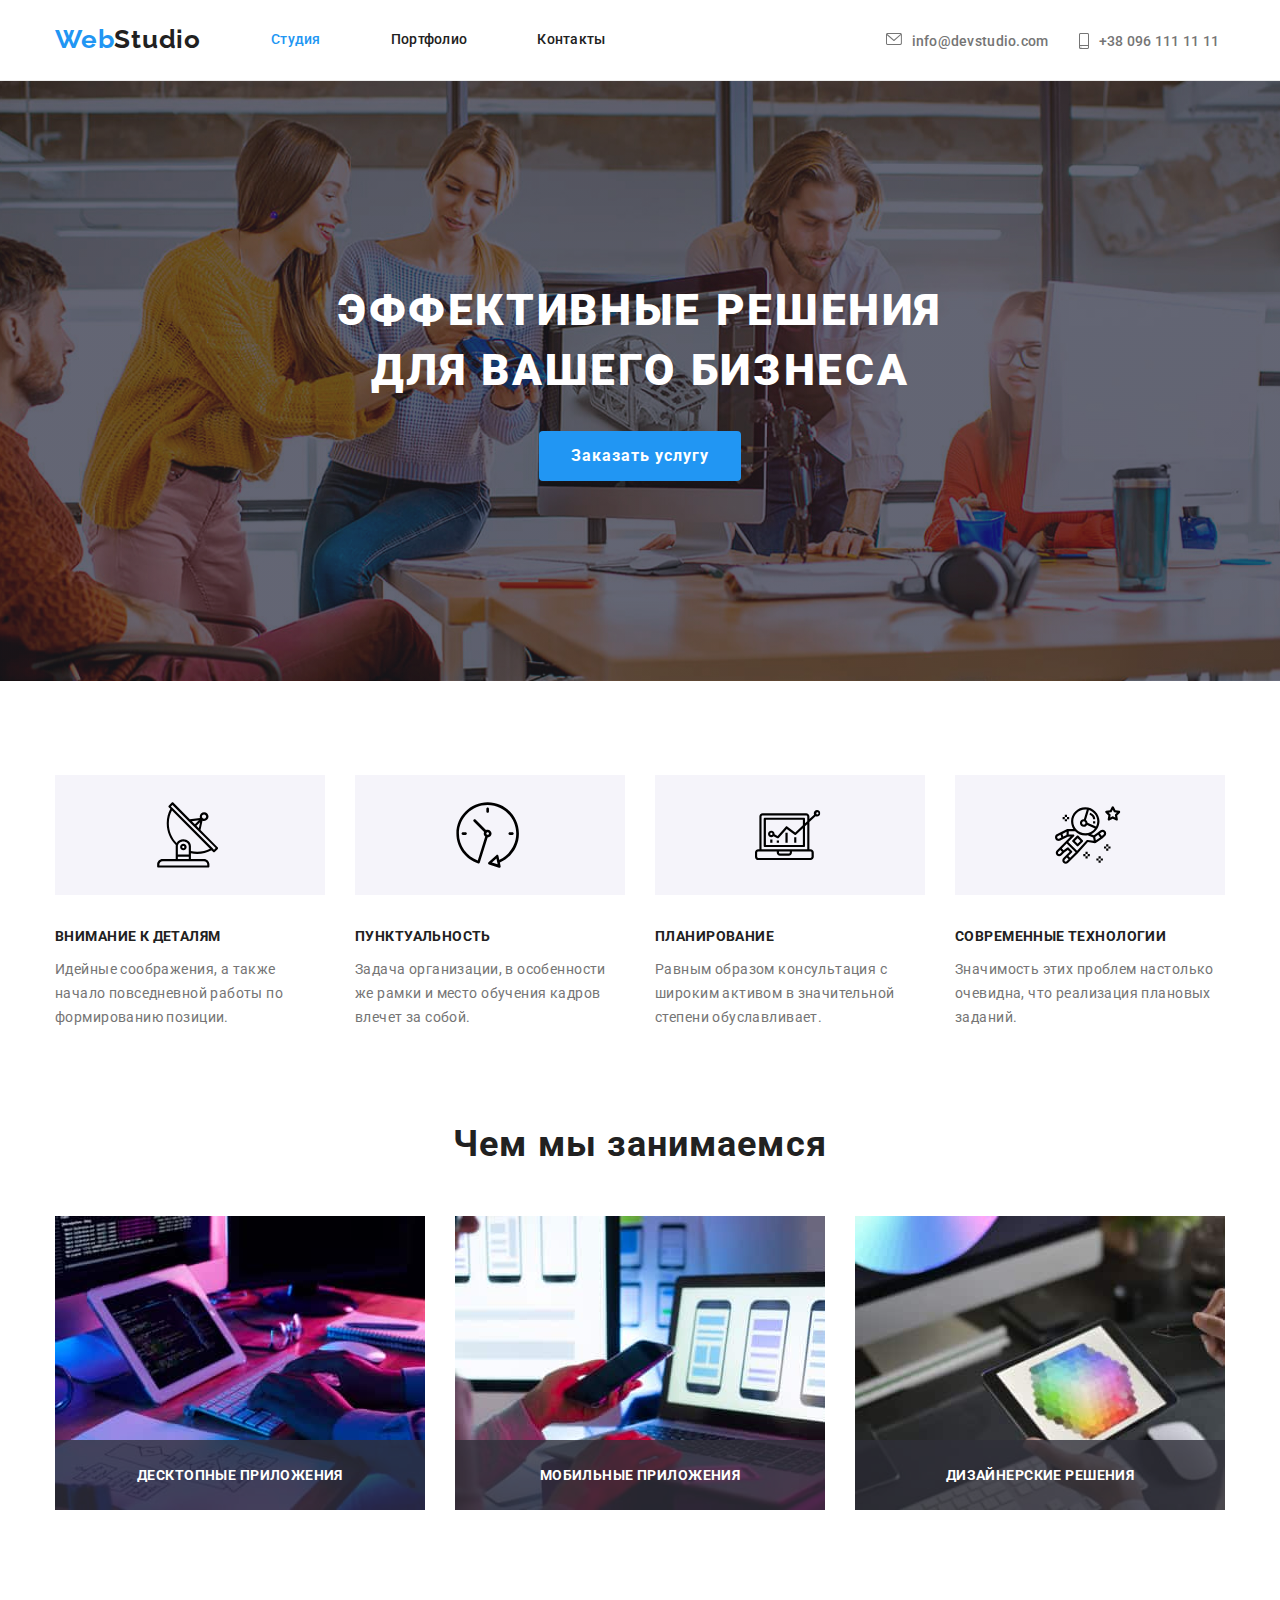
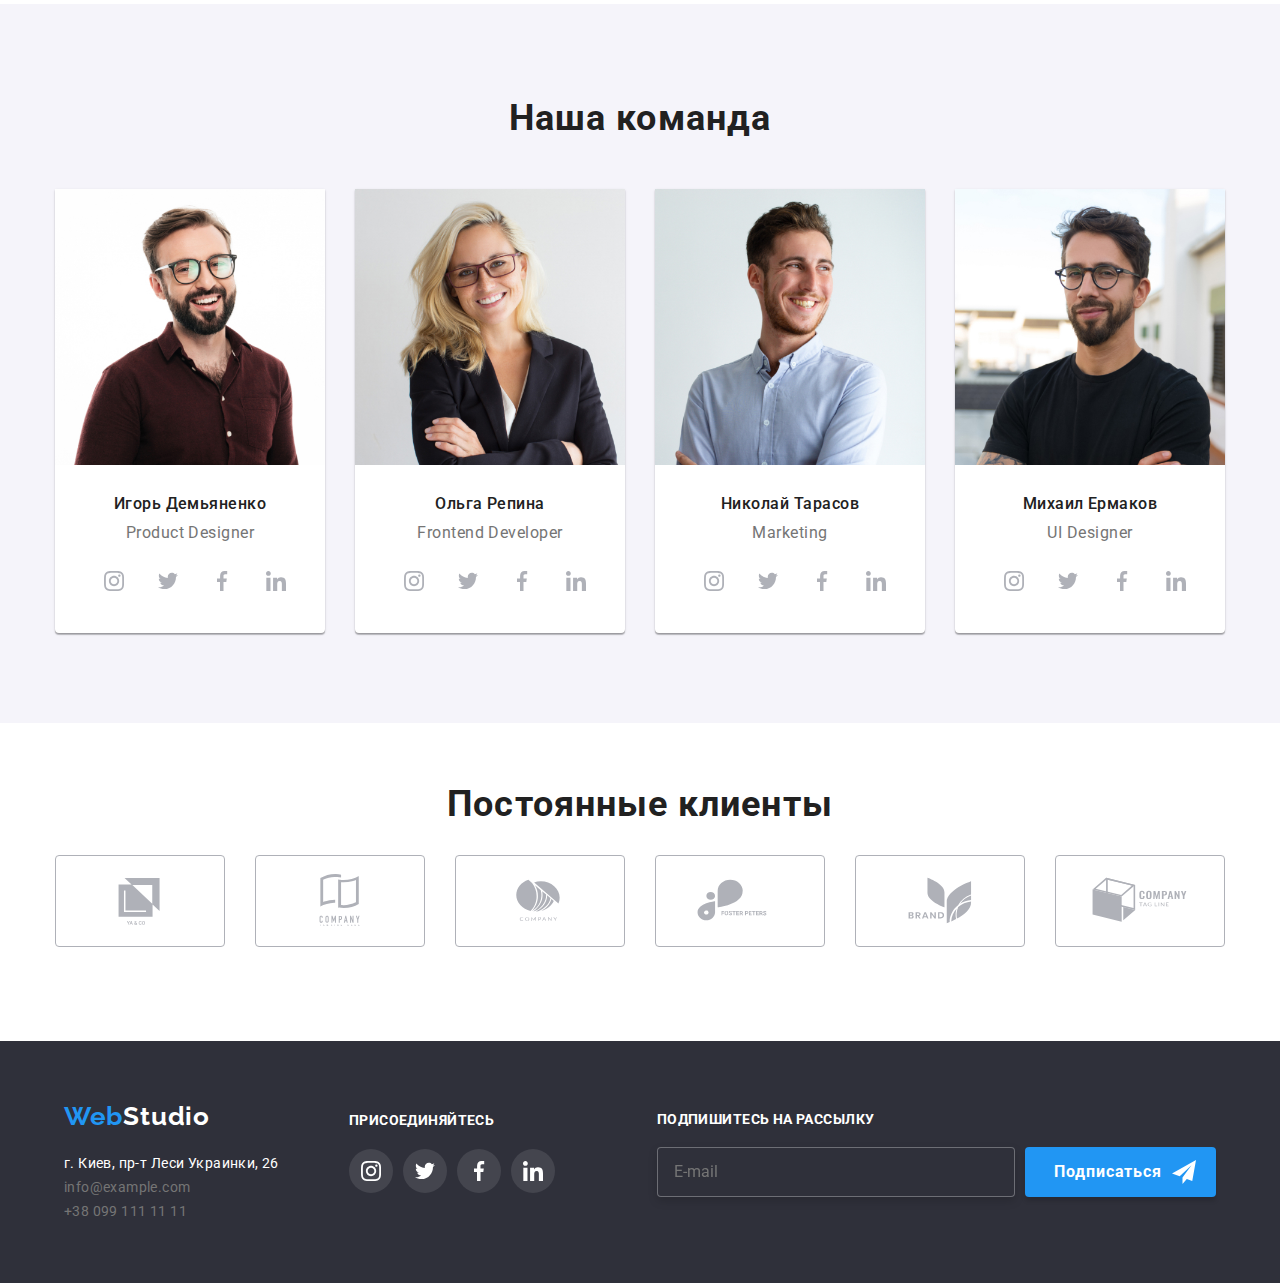
<file: index.html>
<!DOCTYPE html>
<html lang="ru">
    <head>
        <meta charset="UTF-8">
        <meta http-equiv="X-UA-Compatible" content="IE=edge">
        <meta name="viewport" content="width=device-width, initial-scale=1.0">
        <title>Document</title>
        <link rel="preconnect" href="https://fonts.googleapis.com">
        <link rel="preconnect" href="https://fonts.gstatic.com" crossorigin>
        <link href="https://fonts.googleapis.com/css2?family=Raleway:wght@700&family=Roboto:wght@400;500;700;900&display=swap" rel="stylesheet">
        <link rel="stylesheet" href="https://cdnjs.cloudflare.com/ajax/libs/modern-normalize/1.1.0/modern-normalize.min.css">
        <link rel="stylesheet" href="./css/main.min.css">
    </head>
<body> 
    <!--шапка-->
  
    <header class="header" >
        <section class="header__pege">
            <h2 class="description">Шапка страници</h2>
        <div class="container">
            <div class="header-list">
            <a href="#" class="header-list__logo"> Web<span class="logo-part">Studio</span> </a>
            
                <div class="header-list-menu" id="header-list-menu" data-menu  >
                <nav class="header-list-nav">
                <ul class="header-list-site">
                    <li class="header-list-site__item" ><a href="./index.html" class="header-list-site__link_courrent"> Студия 
                         </a></li>
                    <li class="header-list-site__item"><a href="./portfolio.html" class="header-list-site__link">Портфолио</a></li>
                    <li class="header-list-site__item"><a href="#" class="header-list-site__link">Контакты</a></li>
                </ul>
        </nav>
        
        <ul class="header-contacts">
            <li class="header-contacts__item">
               
                <a href="#" class="header-contacts__link"> <svg class="header-contacts__icon-post" width="16" height="12">
                    <use href="./images/symbol-defs.svg#icon-envelope">
                    </use>
                </svg>info@devstudio.com</a></li>
            <li class="header-contacts__item">
               
                <a href="#" class="header-contacts__link" > <svg class="header-contacts__icon-mobil">
                    <use href="./images/symbol-defs.svg#icon-smartphone">
                    </use>
                </svg>+38 096 111 11 11</a> </li>
        </ul>
    <ul class="header-list-menu-network">
        <li class="header-list-menu-network__item">Instagram</li>
        <li class="header-list-menu-network__item">Twitter</li>
        <li class="header-list-menu-network__item">Facebook</li>
        <li class="header-list-menu-network__item">LinkedIn</li>
    </ul>
    </div>
<button 
class="menu-button" 
aria-expanded="false"
aria-controls="header-list-menu"
data-menu-button>

    <svg width="40" height="40"
    aria-label="переключатель мобильного меню">
        <use class="menu-button__icon-menu" href="./images/symbol-defs3.svg#icon-menu"></use>
        <use  class="menu-button__icon-close" href="./images/symbol-defs3.svg#icon-close"></use>
    </svg>
</button></div>
</div>
</section>
    </header>

    <main> 

        <!-- герой -->

        <section class="hero">
            
            <div class="container">
           <div class="hero-box">
                <h1 class="hero__title" >Эффективные решения для вашего бизнеса</h1>
                <button type="button"  class="hero__button" data-modal-open>Заказать услугу</button></div>
            </div>
        </section>


  
        <!--преимущества-->
        <section class="section">
        <div class="container">
            
               <ul class="benefits">
                   <li class="benefits__item">
                       <div class="benefits-card">
                      <svg class="benefits-card__icon"  width="70" height="70"  >
                          <use href="./images/symbol-defs.svg#icon-antenna"  width="65.32" height="70"></use>
                      </svg></div>
                
                    <h2 class="benefits-card__title">Внимание к деталям </h2>
                    <p class="benefits-card__text"> Идейные соображения,
                        а также начало повседневной
                        работы по формированию позиции.</p></li>

                    <li class="benefits__item">
                        <div class="benefits-card">
                        <svg class="benefits-card__icon"  width="70" height="70">
                            <use href="./images/symbol-defs.svg#icon-clock"  width="65.32" height="70" ></use>
                        </svg> </div>
                    <h2 class="benefits-card__title">Пунктуальность</h2>
                    <p class="benefits-card__text">Задача организации,
                        в особенности же рамки и место
                        обучения кадров влечет за собой.
                    </p></li>

                    <li  class="benefits__item">
                        <div class="benefits-card">
                        <svg class="benefits-card__icon"  width="70" height="70">
                            <use href="./images/symbol-defs.svg#icon-diagram"  width="65.32" height="70"></use>
                        </svg></div>
                    <h2 class="benefits-card__title">Планирование</h2>
                    <p class="benefits-card__text">Равным образом консультация
                        с широким активом в значительной
                        степени обуславливает.
                    </p> </li>

                    <li  class="benefits__item">
                        <div class="benefits-card">
                        <svg class="benefits-card__icon"  width="70" height="70">
                            <use href="./images/symbol-defs.svg#icon-astronaut"  width="65.32" height="70"></use>
                        </svg></div>
                    <h2 class="benefits-card__title">Современные технологии</h2>
                    <p class="benefits-card__text">Значимость этих проблем настолько очевидна,
                        что реализация плановых заданий.</p> </li>
                  
            
                    </ul>
               </div>
               </section>
    
   

        <!--наша робота-->
        <section class="section work">
            <div class="container">
            <h2 class="work__title">Чем мы занимаемся</h2>

            <ul class="work-card">
                <li class="work-card__item">
                    <img src="./images/картинка1.jpg" alt="монитор-и-клавиатура" width="370">
                    <div class="work-card-box">
                        <h3 class="work-card-box__text">Десктопные приложения</h3>
                    </div>
                </li>
                <li class="work-card__item">
                    <img src="./images/картинка2.jpg" alt="смартфон-и-ноутбук" width="370">
                    <div class="work-card-box">
                        <h3 class="work-card-box__text">Мобильные приложения</h3>
                    </div>
                </li>
                <li class="work-card__item">
                    <img src="./images/картинка3.jpg" alt="планшет" width="370">
                    <div class="work-card-box">
                        <h3 class="work-card-box__text">Дизайнерские решения</h3>
                    </div>
                </li>
            </ul>
        </div>
        </section>
 
   
      
        <!--про команду-->
        <section class="team">
            <div class="container">
            
            <h2 class="team__title"> Наша команда </h2>
            <ul class="team-card">
                <li class="team-card__item">
                    <picture>
                        <source srcset="./images/team.img1.450px.jpg 1x,
                        ./images/team.img1@2x450px.jpg 2x,
                        ./images/team.img1.354px.jpg 3x,
                        ./images/team.img1x2.354px.jpg 4x,
                         ./images/team.img1.270px.jpg 5x,
                        ./images/team.img1@2x270px.jpg 6x" type="image/jpeg" />
                     <img src="./images/team.img1@2x450px.jpg"  alt="foto-Product-Designer"></picture>
                     <h3 class="team-card__name">Игорь Демьяненко</h3>
                    <p class="team-card__position">Product Designer</p>

                    <ul class="team-card-network">
                        <li > <a href="" class="team-card-network__item">  <svg class="team-card-network__icon" >  
                        <use href="./images/symbol-defs.svg#icon-instagram"  ></use>
                    </svg> </a> </li>
                        <li > <a href="" class="team-card-network__item">   <svg class="team-card-network__icon" >
                            <use href="./images/symbol-defs.svg#icon-twitter"></use>
                    
                        </svg> </a> </li>
                        <li > <a href="" class="team-card-network__item">  <svg class="team-card-network__icon" >
                            <use href="./images/symbol-defs.svg#icon-facebook" ></use>
                        </svg> </a> </li>
                        <li > <a href="" class="team-card-network__item">  <svg class="team-card-network__icon" >
                            <use href="./images/symbol-defs.svg#icon-linkedin" ></use>
                        </svg> </a> </li>
                    </ul>
                    
                </li>
                <li class="team-card__item">
                    <picture>
                        <source  srcset="
                        ./images/team.img2.450px.jpg 1x,
                        ./images/team.img2@2x450px.jpg 2x,
                        ./images/team.img2.354px.jpg 3x,
                        ./images/team.img2x2.354px.jpg 4x,
                         ./images/team.img2.270px.jpg 5x,
                         ./images/team.img2@2x270px.jpg 6x" type="image/jpeg" />
                         <img src="./images/team.img2@2x450px.jpg"  alt="foto-Product-Designer" />
                      </picture>
                    
                    <h3 class="team-card__name">Ольга Репина</h3>
                    <p class="team-card__position">Frontend Developer</p>

                    <ul class="team-card-network">
                        <li> <a href="" class="team-card-network__item"> <svg class="team-card-network__icon" >
                            <use href="./images/symbol-defs.svg#icon-instagram" ></use>
                    </svg> </a> </li>
                        <li> <a href="" class="team-card-network__item"> <svg class="team-card-network__icon" >
                            <use href="./images/symbol-defs.svg#icon-twitter" ></use>
                        </svg> </a> </li>
                        <li> <a href="" class="team-card-network__item"> <svg class="team-card-network__icon" >
                            <use href="./images/symbol-defs.svg#icon-facebook"></use>
                        </svg> </a> </li>
                        <li> <a href="" class="team-card-network__item" > <svg class="team-card-network__icon" >
                            <use href="./images/symbol-defs.svg#icon-linkedin"></use>
                        </svg> </a> </li>
                    </ul>
                </li>
                <li class="team-card__item">
                    <picture>
                        <source srcset="
                        ./images/team.img3.450px.jpg 1x,
                        ./images/team.img3@2x450px.jpg 2x,
                        ./images/team.img3.354px.jpg 3x,
                        ./images/team.img3@2x354px.jpg 4x,
                         ./images/team.img3.270px.jpg 5x,
                         ./images/team.img3@2x270px.jpg 6x" />
                        <img src="./images/team.img3@2x450px.jpg"  alt="foto-Product-Designer"/>
                      </picture>
                    
                    <h3 class="team-card__name">Николай Тарасов</h3>
                    <p class="team-card__position">Marketing</p>

                    <ul class="team-card-network">
                        <li> <a href="" class="team-card-network__item"> <svg class="team-card-network__icon" >
                        <use href="./images/symbol-defs.svg#icon-instagram" ></use>
                    </svg> </a> </li>
                        <li > <a href="" class="team-card-network__item"> <svg class="team-card-network__icon" >
                            <use href="./images/symbol-defs.svg#icon-twitter"></use>
                        </svg> </a> </li>
                        <li > <a href="" class="team-card-network__item"> <svg class="team-card-network__icon" >
                            <use href="./images/symbol-defs.svg#icon-facebook"></use>
                        </svg> </a> </li>
                        <li > <a href="" class="team-card-network__item"> <svg class="team-card-network__icon" >
                            <use href="./images/symbol-defs.svg#icon-linkedin"></use>
                        </svg> </a> </li>
                    </ul>
                </li>
                <li class="team-card__item">
                    <picture>
                       
                        <source srcset="
                        ./images/team.img4.450px.jpg 1x,
                        ./images/team.img4@2x450px.jpg 2x,
                        ./images/team.img4.354px.jpg 3x,
                        ./images/team.img4@2x354px.jpg 4x,
                         ./images/team.img4.270px.jpg 5x,
                         ./images/team.img4@2x270px.jpg 6x" type="image/jpeg" />
                         <img  src="./images/team.img4@2x450px.jpg"  alt="foto-Product-Designer" />
                      </picture> 
                    
                    <h3 class="team-card__name">Михаил Ермаков</h3>
                    <p class="team-card__position">UI Designer</p>

                    <ul class="team-card-network">
                        <li> <a href="#" class="team-card-network__item" > <svg class="team-card-network__icon" >
                        <use href="./images/symbol-defs.svg#icon-instagram" ></use>
                    </svg> </a> </li>
                        <li> <a href="#" class="team-card-network__item"> <svg class="team-card-network__icon" >
                            <use href="./images/symbol-defs.svg#icon-twitter"></use>
                        </svg> </a> </li>
                        <li> <a href="#" class="team-card-network__item"> <svg class="team-card-network__icon" >
                            <use href="./images/symbol-defs.svg#icon-facebook"></use>
                        </svg> </a></li>
                        <li> <a href="#" class="team-card-network__item" > <svg class="team-card-network__icon" >
                            <use href="./images/symbol-defs.svg#icon-linkedin"></use>
                        </svg> </a> </li>
                    </ul>
                </li>
            </ul>
        </div>
        </section>

     <!-- постоянные клиенты -->
     <section class="section client">
        <div class="container">
        <h2 class="client__title"> Постоянные клиенты</h2>
        <ul class="client-card">
                <li class="client-card__item"> <a href="" class="client-card__link"><svg class="client-card__image" height="60">
                <use href="./images/symbol-defs.svg#icon-Logo1"></use>
            </svg></a></li>
                <li class="client-card__item"> <a href="" class="client-card__link"><svg class="client-card__image" height="60">
                    <use href="./images/symbol-defs.svg#icon-Logo2"></use>
                </svg></a></li>
                <li class="client-card__item"> <a href="" class="client-card__link"><svg class="client-card__image" height="60">
                    <use href="./images/symbol-defs.svg#icon-Logo3"></use>
                </svg></a></li>
                <li class="client-card__item"> <a href="" class="client-card__link"><svg class="client-card__image" height="60">
                    <use href="./images/symbol-defs.svg#icon-Logo4"></use>
                </svg></a></li>
                <li class="client-card__item"> <a href="" class="client-card__link"><svg class="client-card__image" height="60">
                    <use href="./images/symbol-defs.svg#icon-Logo5"></use>
                </svg></a></li>
                <li class="client-card__item"> <a href="" class="client-card__link"><svg class="client-card__image" height="60">
                    <use href="./images/symbol-defs.svg#icon-Logo6"></use>
                </svg></a></li>
        </ul>
    </div>
    </section>
    
    </main>
    
  <!-- подвал -->

  <footer class="footer">
        
    <div class="container container--footer">
       <div class="footer-box">
           <div class="footer-contakt">
           <a href="#" class="footer-contakt__link"> Web<span class="logo-footer">Studio</span> </a>
          <address>
                <ul class="footer-contakt-list">
                    <li class="footer-contakt-list__item">
                        <a href="https://bit.ly/3pXMvUd" target="_blank" rel="noopener noreferrer" class="footer-contakt__location">г. Киев, пр-т
                            Леси Украинки, 26</a>
                    </li>
                    <li class="footer-contakt-list__item">
                        <a href="mailto:info@example.com" class="footer-contakt__cont">info@example.com</a>
                    </li>
                    <li class="footer-contakt-list__item">
                        <a href="tel:+380991111111" class="footer-contakt__cont" >+38 099 111 11 11</a>
                    </li>
                </ul>
            </address>
            </div>

                <div class="footer-network">
                    <p class="footer-network__title">присоединяйтесь</p>
                    <ul class="footer-network-list">
                        <li class="footer-network__item">
                           <a class="footer-network__link" href=""><svg class="footer-network__icon" >
                            <use href="./images/symbol-defs.svg#icon-instagram" width="20" height="20" ></use>
                        </svg> </a> </li>
                            <li  class="footer-network__item">
                                <a href="" class="footer-network__link"> <svg class="footer-network__icon">
                                <use href="./images/symbol-defs.svg#icon-twitter" width="20" height="20"></use>
                            </svg> </a> </li>
                            <li  class="footer-network__item">
                                <a href="" class="footer-network__link"> <svg class="footer-network__icon">
                                <use href="./images/symbol-defs.svg#icon-facebook" width="20" height="20"></use>
                            </svg> </a> </li>
                            <li  class="footer-network__item">
                                <a href="" class="footer-network__link"> <svg class="footer-network__icon">
                                <use href="./images/symbol-defs.svg#icon-linkedin" width="20" height="20"></use>
                            </svg> </a> 
                    </ul>
                </div>
                </div>
                <form class="footer-form">
                    <h2 class="footer-form__title">Подпишитесь на рассылку</h2>
                    <div class="footer-form-box"> <div class=""> <label for="email">
                        <input type="email" name="E-mail" id="email" placeholder="E-mail">
                    </label></div>
                    
                    <button type="submit" class="footer-form-button">Подписаться
                        <svg class="footer-form-button__icon"> <use href="./images/icons.svg.svg#icon-icon-send" width="24" height="24"></use> </svg>
                    </button>
                    </div>
                </form>


    
        </div>

        
</footer>

<!--форма модальное окно -->

<div class="backdrop is-hidden" data-modal>  <div class="modal">
            
    <form class="form">
        <p class="title-form">Оставьте свои данные, мы вам перезвоним</p>

        <div class="form-fild"><label for="name" >Имя</label>    
        <input type="text" name="user-name" id="name" class="form-input">
         <svg class="form-icon1"> <use href="./images/icons.svg.svg#icon-Vector1"  width="14" height="14"></use> </svg> 
        </div>
        

        <div class="form-fild"> <label for="tel" >Телефон</label>
        <input type="text" name="tel" id="tel" class="form-input"> 
        <svg class="form-icon2"> <use href="./images/icons.svg.svg#icon-Vector2"  width="15" height="15"></use> </svg> 
        </div>

        <div class="form-fild"> <label for="email" >Почта</label>
        <input type="email" name="E-mail" id="mail" class="form-input">
        <svg class="form-icon3"> <use href="./images/icons.svg.svg#icon-Vector3"  width="17" height="14"></use> </svg>
       </div>

        <div class="form-fild"><label for="comment">Комментарий</label>
        <textarea class="comment-text" name="comment" id="comment" cols="20" rows="5" placeholder="Введите текст"></textarea>

       </div>
       <Div>
       <label class="check option">
        <input class="check__input" type="checkbox">
        <span class="check__box"></span>
        <b class="chek__title"> Соглашаюсь с рассылкой и принимаю <span class="title-chek-part" >Условия договора</span> </b></label></Div>
     <button type="submit" class="form-button">Отправить</button>
    </form>

<button type="button" class="close-button" data-modal-close >
     <svg class="modal-icon" height="11" width="11">
          <use href="./images/symbol-defs.svg#icon-Vector" ></use> 
        </svg> </button>
</div>
</div>


<script src="./js/mobil-menu.js"></script>    
<script src="./js/modal.js"></script>
</body>

</html>
</file>
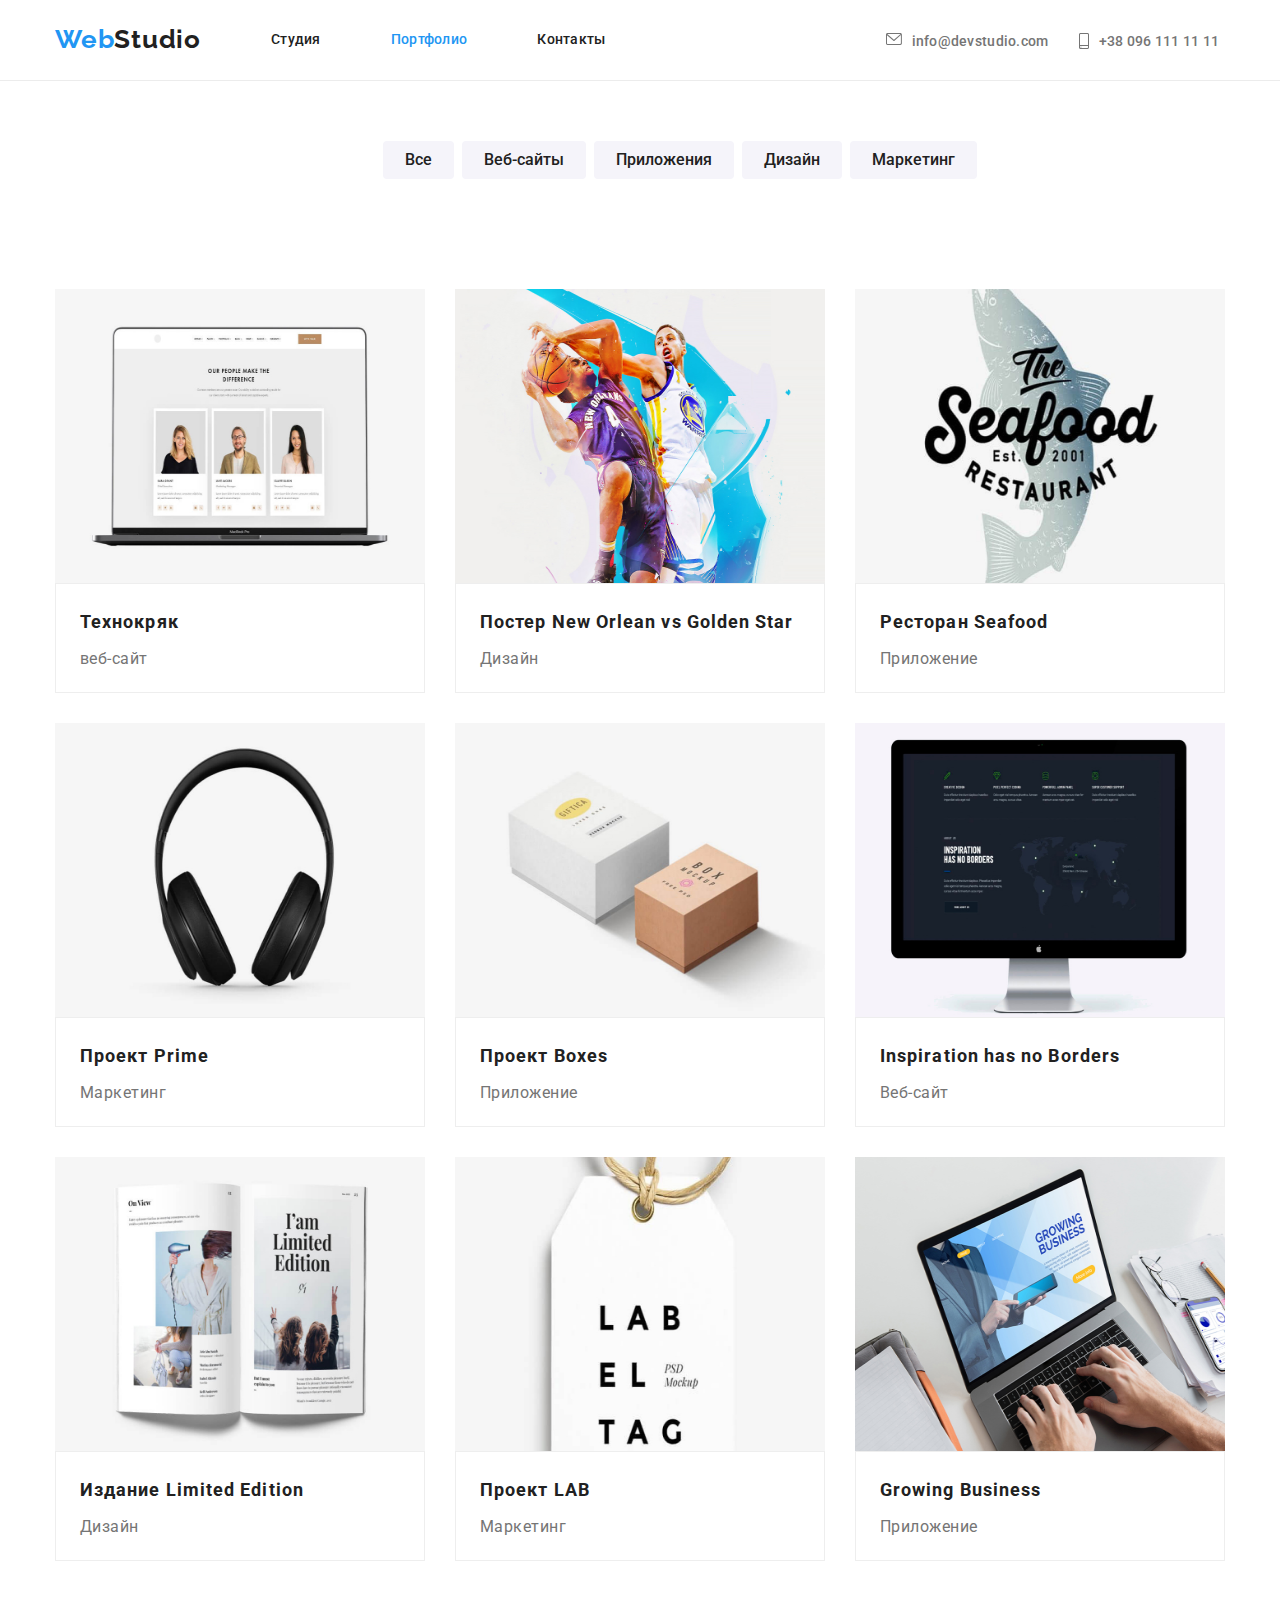
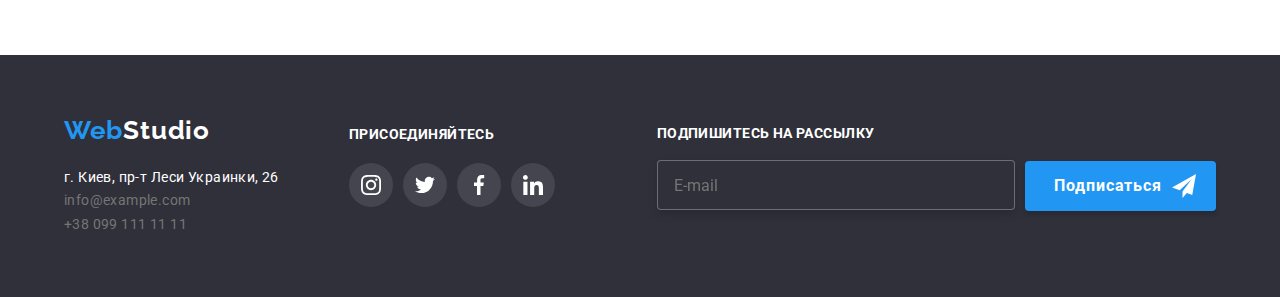
<file: portfolio.html>
<!DOCTYPE html>
<html lang="ru">
    <head>
        <meta charset="UTF-8">
        <meta http-equiv="X-UA-Compatible" content="IE=edge">
        <meta name="viewport" content="width=device-width, initial-scale=1.0">
        <title>Document</title>
        <link rel="preconnect" href="https://fonts.googleapis.com">
        <link rel="preconnect" href="https://fonts.gstatic.com" crossorigin>
        <link href="https://fonts.googleapis.com/css2?family=Raleway:wght@700&family=Roboto:wght@400;500;700;900&display=swap" rel="stylesheet">
        <link rel="stylesheet" href="https://cdnjs.cloudflare.com/ajax/libs/modern-normalize/1.1.0/modern-normalize.min.css">
        <link rel="stylesheet" href="./css/main.min.css">
    
    </head>
  <body>
        <!--шапка-->
  
    <header class="header">
        <section class="header__pege">
            <h2 class="description">Шапка страници</h2>
        <div class="container">
            <div class="header-list">
            <a href="#" class="header-list__logo"> Web<span class="logo-part">Studio</span> </a>
            
                <div class="header-list-menu" id="header-list-menu" data-menu  >
                <nav class="header-list-nav">
                <ul class="header-list-site">
                    <li class="header-list-site__item" ><a href="./index.html" class="header-list-site__link"> Студия 
                         </a></li>
                    <li class="header-list-site__item"><a href="./portfolio.html" class="header-list-site__link_courrent">Портфолио</a></li>
                    <li class="header-list-site__item"><a href="#" class="header-list-site__link">Контакты</a></li>
                </ul>
        </nav>
        
        <ul class="header-contacts">
            <li class="header-contacts__item">
               
                <a href="#" class="header-contacts__link"> <svg class="header-contacts__icon-post" width="16" height="12">
                    <use href="./images/symbol-defs.svg#icon-envelope">
                    </use>
                </svg>info@devstudio.com</a></li>
            <li class="header-contacts__item">
               
                <a href="#" class="header-contacts__link" > <svg class="header-contacts__icon-mobil">
                    <use href="./images/symbol-defs.svg#icon-smartphone">
                    </use>
                </svg>+38 096 111 11 11</a> </li>
        </ul>
    <ul class="header-list-menu-network">
        <li class="header-list-menu-network__item">Instagram</li>
        <li class="header-list-menu-network__item">Twitter</li>
        <li class="header-list-menu-network__item">Facebook</li>
        <li class="header-list-menu-network__item">LinkedIn</li>
    </ul>
    </div>
<button 
class="menu-button" 
aria-expanded="false"
aria-controls="header-list-menu"
data-menu-button>

    <svg width="40" height="40"
    aria-label="переключатель мобильного меню">
        <use class="menu-button__icon-menu" href="./images/symbol-defs3.svg#icon-menu"></use>
        <use  class="menu-button__icon-close" href="./images/symbol-defs3.svg#icon-close"></use>
    </svg>
</button></div>
</div>
</section>
    </header>


    <main> 
             <!--фильтр-->
        <section class="section portfolio" >
            <div class="container"> 
          <h1 class="description">Наши проекты</h1>
          <ul class="filter">
            <li class="filter__item"><button type="button" class="filter-button" >  Все </button></li>
            <li class="filter__item"><button type="button" class="filter-button" >  Веб-сайты</button></li>
            <li class="filter__item"><button type="button" class="filter-button" >  Приложения</button></li>
            <li class="filter__item"><button type="button" class="filter-button" >  Дизайн</button></li>
            <li class="filter__item"><button type="button" class="filter-button" >  Маркетинг</button></li>
          </ul>
        
       
    
    
        <!--уникальный контент-->

        <ul class="flax-container">
            <li class="flax-container__element"><div class="flax-bloc"><a href="" class="flax-bloc__link"> 
                <div class="flax-product"> 
                
                    <img class="flax-product__img" class="flax-product__img" srcset="./images/img1@2x450px.jpg 1x,
                    ./images/img1.450px.jpg 2x,
                    ./images/img1@2x354px.jpg 3x,
                    ./images/img1.354px.jpg 4x,
                    ./images/img1@2x370px.jpg 5x,
                    ./images/img1.370px.jpg 6x" src="./images/img1@2x450px.jpg" alt="команда" />
                     
                    <div class="produkt-overlay">
                <p class="flax-product__title">Ресурс предлагает комплексные предложения с разным уровнем функционала и сервисов.
                 Все это позволит посетителю получить исчерпывающие сведения о компании или частном лице.</p></div> </div>
                <div class="flax-overlay"><h2 class="flax-overlay__title">Технокряк</h2>
                <p class="flax-overlay__inform">веб-сайт</p></div></a> </div> </li>
          
            <li class="flax-container__element"> <div class="flax-bloc"> <a href="" class="flax-bloc__link">
                <div class="flax-product">
                
                    <img class="flax-product__img" srcset="./images/img2@2x450px.jpg 1x,
                    ./images/img2.450px.jpg 2x,
                    ./images/img2@2x354px.jpg 3x,
                    ./images/img2.354px.jpg 4x,
                    ./images/img2@2x370px.jpg 5x,
                    ./images/img2.370px.jpg 6x" src="./images/img2@2x450px.jpg" alt="Баскетболисты" />
                     
                      <div class="produkt-overlay">
                    <p class="flax-product__title">Ресурс предлагает комплексные предложения с разным уровнем функционала и сервисов.
                        Все это позволит посетителю получить исчерпывающие сведения о компании или частном лице.</p></div> </div>
                <div class="flax-overlay"><h2 class="flax-overlay__title">Постер New Orlean vs Golden Star</h2>
                 <p class="flax-overlay__inform">Дизайн</p></div></a></div></li>
          
            <li class="flax-container__element"> <div class="flax-bloc"><a href="" class="flax-bloc__link"> 
                <div class="flax-product">
                
                    <img class="flax-product__img" srcset="./images/img3@2x450px.jpg 1x,
                    ./images/img3.450px.jpg 2x,
                    ./images/img3@2x354px.jpg 3x,
                    ./images/img3.354px.jpg 4x,
                    ./images/img3@2x370px.jpg 5x,
                    ./images/img3.370px.jpg 6x" src="./images/img3@2x450px.jpg" alt="логотип ресторана Seafood" />
                  
                    <div class="produkt-overlay">
                    <p class="flax-product__title">Ресурс предлагает комплексные предложения с разным уровнем функционала и сервисов.
                        Все это позволит посетителю получить исчерпывающие сведения о компании или частном лице.</p></div> </div>
                <div class="flax-overlay"><h2 class="flax-overlay__title">Ресторан Seafood</h2>
                <p class="flax-overlay__inform">Приложение</p></div></a></div></li>
          
            <li class="flax-container__element"><div class="flax-bloc"><a href="" class="flax-bloc__link">
                <div class="flax-product">
                
                    <img class="flax-product__img" srcset="./images/img@2x450px.jpg 1x,
                    ./images/img.450px.jpg 2x,
                    ./images/img4@2x354px.jpg 3x,
                    ./images/img4.354px.jpg 4x,
                    ./images/img4@2x370px.jpg 5x,
                    ./images/img4.370px.jpg 6x" src="./images/img4@2x450px.jpg" alt="наушники" width="450" height="294" />
                  
                    <div class="produkt-overlay">
                    <p class="flax-product__title">Ресурс предлагает комплексные предложения с разным уровнем функционала и сервисов.
                        Все это позволит посетителю получить исчерпывающие сведения о компании или частном лице.</p></div> </div>
                <div class="flax-overlay"><h2 class="flax-overlay__title">Проект Prime</h2>
               <p class="flax-overlay__inform">Маркетинг</p></div></a></div></li>
          
            <li class="flax-container__element"><div class="flax-bloc"><a href="" class="flax-bloc__link">
                <div class="flax-product">
                
                    <img class="flax-product__img" srcset="./images/img5@2x450px.jpg 1x,
                    ./images/img5.450px.jpg 2x,
                    ./images/img5@2x354px.jpg 3x,
                    ./images/img5.354px.jpg 4x,
                    ./images/img5@2x370px.jpg 5x,
                    ./images/img5.370px.jpg 6x"  src="./images/img5@2x450px.jpg" alt="коробки" width="450" height="294"/>
                  
                    <div class="produkt-overlay">
                    <p class="flax-product__title">Ресурс предлагает комплексные предложения с разным уровнем функционала и сервисов.
                        Все это позволит посетителю получить исчерпывающие сведения о компании или частном лице.</p></div> </div>
                <div class="flax-overlay"><h2 class="flax-overlay__title">Проект Boxes</h2>
                <p class="flax-overlay__inform">Приложение</p></div></a></div>  </li>
          
            <li class="flax-container__element"><div class="flax-bloc"> <a href="" class="flax-bloc__link">
                <div class="flax-product">
                
                    <img class="flax-product__img" srcset="./images/img6@2x450px.jpg 1x,
                    ./images/img6.450px.jpg 2x,
                    ./images/img6@2x354px.jpg 3x,
                    ./images/img6.354px.jpg 4x,
                    ./images/img6@2x370px.jpg 5x,
                    ./images/img6.370px.jpg 6x" src="./images/img6@2x450px.jpg" alt="монитор" width="450" height="294"/> 
                  
                    <div class="produkt-overlay">
                    <p class="flax-product__title">Ресурс предлагает комплексные предложения с разным уровнем функционала и сервисов.
                        Все это позволит посетителю получить исчерпывающие сведения о компании или частном лице.</p></div> </div>
                <div class="flax-overlay"><h2 class="flax-overlay__title">Inspiration has no Borders</h2>
                <p class="flax-overlay__inform">Веб-сайт</p></div></a></div></li>
          
            <li class="flax-container__element"><div class="flax-bloc"> <a href="" class="flax-bloc__link">
                <div class="flax-product"> 
                
                    <img class="flax-product__img" srcset="./images/img7@2x450px.jpg 1x,
                    ./images/img7.450px.jpg 2x,
                    ./images/img7@2x354px.jpg 3x,
                    ./images/img7.354px.jpg 4x,
                    ./images/img7@2x370px.jpg 5x,
                    ./images/img7.370px.jpg 6x" src="./images/img7@2x450px.jpg" alt="журнал" width="450" height="294"/>
                  
                <div class="produkt-overlay">
                    
                    <p class="flax-product__title">Ресурс предлагает комплексные предложения с разным уровнем функционала и сервисов.
                        Все это позволит посетителю получить исчерпывающие сведения о компании или частном лице.</p></div> </div>
                <div class="flax-overlay"><h2 class="flax-overlay__title">Издание Limited Edition</h2>
                <p class="flax-overlay__inform">Дизайн</p></div></a></div></li>
          
            <li class="flax-container__element"> <div class="flax-bloc"><a href="" class="flax-bloc__link">
                 <div class="flax-product"> 
                    
                    <img class="flax-product__img" srcset="./images/img8@2x450px.jpg 1x,
                    ./images/img8.450px.jpg 2x,
                    ./images/img8@2x354px.jpg 3x,
                    ./images/img8.354px.jpg 4x,
                    ./images/img8@2x370px.jpg 5x,
                    ./images/img8.370px.jpg 6x" src="./images/img8@2x450px.jpg" alt="бирка" width="450" height="294"/>
                  
                    <div class="produkt-overlay">
                    <p class="flax-product__title">Ресурс предлагает комплексные предложения с разным уровнем функционала и сервисов. Все это позволит посетителю получить исчерпывающие сведения о компании или частном лице</p></div>
                 </div>
                <div class="flax-overlay"><h2 class="flax-overlay__title">Проект LAB</h2>
                <p class="flax-overlay__inform">Маркетинг</p></div></a></div></li>
          
            <li class="flax-container__element"><div class="flax-bloc"><a href="" class="flax-bloc__link">
                <div class="flax-product">
                
                    <img class="flax-product__img" srcset="./images/img9@2x450px.jpg 1x,
                    ./images/img9.450px.jpg 2x,
                    ./images/img9@2x354px.jpg 3x,
                    ./images/img9.354px.jpg 4x,
                    ./images/img9@2x370px.jpg 5x,
                    ./images/img9.370px.jpg 6x" src="./images/img9@2x450px.jpg"  alt="ноутбук и руки" width="450" height="294"/>
                  
                    <div class="produkt-overlay">
                    <p class="flax-product__title">Ресурс предлагает комплексные предложения с разным уровнем функционала и сервисов.
                        Все это позволит посетителю получить исчерпывающие сведения о компании или частном лице.</p></div> </div>
                <div class="flax-overlay"><h2 class="flax-overlay__title">Growing Business</h2>
                <p class="flax-overlay__inform">Приложение</p></div></a></div></li>
              </ul>
          </div>
            
          </section>
      
    </main>
  <!-- подвал -->

  <footer class="footer">
        
    <div class="container container--footer">
       <div class="footer-box">
           <div class="footer-contakt">
           <a href="#" class="footer-contakt__link"> Web<span class="logo-footer">Studio</span> </a>
          <address>
                <ul class="footer-contakt-list">
                    <li class="footer-contakt-list__item">
                        <a href="https://bit.ly/3pXMvUd" target="_blank" rel="noopener noreferrer" class="footer-contakt__location">г. Киев, пр-т
                            Леси Украинки, 26</a>
                    </li>
                    <li class="footer-contakt-list__item">
                        <a href="mailto:info@example.com" class="footer-contakt__cont">info@example.com</a>
                    </li>
                    <li class="footer-contakt-list__item">
                        <a href="tel:+380991111111" class="footer-contakt__cont" >+38 099 111 11 11</a>
                    </li>
                </ul>
            </address>
            </div>

                <div class="footer-network">
                    <p class="footer-network__title">присоединяйтесь</p>
                    <ul class="footer-network-list">
                        <li class="footer-network__item">
                           <a class="footer-network__link" href=""><svg class="footer-network__icon" >
                            <use href="./images/symbol-defs.svg#icon-instagram" width="20" height="20" ></use>
                        </svg> </a> </li>
                            <li  class="footer-network__item">
                                <a href="" class="footer-network__link"> <svg class="footer-network__icon">
                                <use href="./images/symbol-defs.svg#icon-twitter" width="20" height="20"></use>
                            </svg> </a> </li>
                            <li  class="footer-network__item">
                                <a href="" class="footer-network__link"> <svg class="footer-network__icon">
                                <use href="./images/symbol-defs.svg#icon-facebook" width="20" height="20"></use>
                            </svg> </a> </li>
                            <li  class="footer-network__item">
                                <a href="" class="footer-network__link"> <svg class="footer-network__icon">
                                <use href="./images/symbol-defs.svg#icon-linkedin" width="20" height="20"></use>
                            </svg> </a> 
                    </ul>
                </div>
                </div>
                <form class="footer-form">
                    <h2 class="footer-form__title">Подпишитесь на рассылку</h2>
                    <div class="footer-form-box"> <div class=""> <label for="email">
                        <input type="email" name="E-mail" id="email" placeholder="E-mail">
                    </label></div>
                    
                    <button type="submit" class="footer-form-button">Подписаться
                        <svg class="footer-form-button__icon"> <use href="./images/icons.svg.svg#icon-icon-send" width="24" height="24"></use> </svg>
                    </button>
                    </div>
                </form>


    
        </div>

        
</footer>
<script src="./js/mobil-menu.js"> </script>
  </body>

  
</html>
</file>
<file: css/main.min.css>
/*! modern-normalize v1.1.0 | MIT License | https://github.com/sindresorhus/modern-normalize */*,::before,::after{-webkit-box-sizing:border-box;box-sizing:border-box}html{line-height:1.15;-webkit-text-size-adjust:100%;-moz-tab-size:4;-o-tab-size:4;tab-size:4}body{margin:0;font-family:system-ui,-apple-system,"Segoe UI",Roboto,Helvetica,Arial,sans-serif,"Apple Color Emoji","Segoe UI Emoji"}hr{height:0;color:inherit}abbr[title]{-webkit-text-decoration:underline dotted;text-decoration:underline dotted}b,strong{font-weight:bolder}code,kbd,samp,pre{font-family:ui-monospace, SFMono-Regular, Consolas, 'Liberation Mono', Menlo, monospace;font-size:1em}small{font-size:80%}sub,sup{font-size:75%;line-height:0;position:relative;vertical-align:baseline}sub{bottom:-0.25em}sup{top:-0.5em}table{text-indent:0;border-color:inherit}button,input,optgroup,select,textarea{font-family:inherit;font-size:100%;line-height:1.15;margin:0}button,select{text-transform:none}button,[type='button'],[type='reset'],[type='submit']{-webkit-appearance:button}::-moz-focus-inner{border-style:none;padding:0}:-moz-focusring{outline:1px dotted ButtonText}:-moz-ui-invalid{box-shadow:none}legend{padding:0}progress{vertical-align:baseline}::-webkit-inner-spin-button,::-webkit-outer-spin-button{height:auto}[type='search']{-webkit-appearance:textfield;outline-offset:-2px}::-webkit-search-decoration{-webkit-appearance:none}::-webkit-file-upload-button{-webkit-appearance:button;font:inherit}summary{display:list-item}*::before *::after{-webkit-box-sizing:border-box;box-sizing:border-box}body{font-family:'Roboto', sans-serif;color:var(--title-text-color);font-size:14px;letter-spacing:0.3em;background:var(--primary-pg-color)}ul{list-style:none}a{text-decoration:none}button{border:none}section{padding-top:94px;padding-bottom:94px}h1,h2,h3,h4,h5,h6,p,ul{margin:0;padding:0}.description{display:none}.container{padding-left:15px;padding-right:15px;margin-left:auto;margin-right:auto;width:1200px}@media screen and (min-width: 320px){.container{width:320px}}@media screen and (min-width: 480px){.container{width:480px}}@media screen and (min-width: 768px){.container{width:768px}}@media screen and (min-width: 1200px){.container{width:1200px}}.header__pege{position:relative;padding:0;border-bottom:1px solid #ECECEC}@media screen and (min-width: 320px){.header__pege{max-width:320px;border-bottom:1px solid #ECECEC}}@media screen and (min-width: 480px){.header__pege{max-width:768px;border-bottom:1px solid #ECECEC}}@media screen and (min-width: 768px){.header__pege{max-width:1200px;border-bottom:1px solid #ECECEC}}@media screen and (min-width: 1200px){.header__pege{max-width:1600px;border-bottom:1px solid #ECECEC}}.header-list{display:-webkit-box;display:-ms-flexbox;display:flex}@media screen and (min-width: 320px){.header-list{display:-webkit-box;display:-ms-flexbox;display:flex}}@media screen and (min-width: 480px){.header-list{display:-webkit-box;display:-ms-flexbox;display:flex}}@media screen and (min-width: 768px){.header-list-site{display:-webkit-box;display:-ms-flexbox;display:flex}}@media screen and (min-width: 1200px){.header-list-site{display:-webkit-box;display:-ms-flexbox;display:flex;margin-left:0}}@media screen and (min-width: 1200px){.header-list-site__item{margin-left:30px}}.header-contacts{margin-top:302px;display:-webkit-box;display:-ms-flexbox;display:flex;-ms-flex-wrap:wrap;flex-wrap:wrap;padding-left:40px}@media screen and (min-width: 768px){.header-contacts{display:block;padding-left:84px;margin-top:21px;margin-bottom:21px}}@media screen and (min-width: 1200px){.header-contacts{display:-webkit-box;display:-ms-flexbox;display:flex;padding-top:12px;padding-left:280px}}.header-contacts__item{padding-right:30px}@media screen and (min-width: 768px){.header-contacts__item{padding-bottom:10px}}.header-contacts__item:last-child{padding-right:0}.header-list-site__link{color:#212121;font-weight:500;font-size:40px;line-height:1.175;letter-spacing:0.02em;text-decoration:none;display:inline-block;padding-top:32px;-webkit-transition:color 250ms cubic-bezier(0.4, 0, 0.2, 1);transition:color 250ms cubic-bezier(0.4, 0, 0.2, 1);padding-left:40px}.header-list-site__link:hover,.header-list-site__link:focus{color:#2196F3}@media screen and (min-width: 320px){.header-list-site__link{font-weight:500;font-size:34px;line-height:1.176;letter-spacing:0.02em}}@media screen and (min-width: 480px){.header-list-site__link{font-weight:500;font-size:34px;line-height:1.176;letter-spacing:0.02em}}@media screen and (min-width: 768px){.header-list-site__link{font-size:14px;line-height:1.14;padding-top:32px;padding-bottom:32px}}@media screen and (min-width: 1200px){.header-list-site__link{font-size:14px;line-height:1.14;padding-top:32px;padding-bottom:32px}}.header-contacts__icon-post{display:inline-block;fill:#757575;fill:currentColor;margin-right:10px;padding:0}.header-contacts__icon-mobil{width:10px;height:16px;fill:#757575;fill:currentColor;display:inline-block;margin-right:10px}.header-list-site__link_courrent{color:#2196F3;font-weight:500;font-size:40px;line-height:1.75;letter-spacing:0.02em;text-decoration:none;display:inline-block;-webkit-transition:color 250ms cubic-bezier(0.4, 0, 0.2, 1);transition:color 250ms cubic-bezier(0.4, 0, 0.2, 1);position:relative;margin-top:20px;padding-left:40px}.header-list-site__link_courrent:hover,.header-list-site__link_courrent:focus{color:#212121}@media screen and (min-width: 768px){.header-list-site__link_courrent{font-size:14px;line-height:1.14;padding-top:32px;padding-bottom:32px;margin-top:0;margin-left:40px}}@media screen and (min-width: 1200px){.header-list-site__link_courrent{font-size:14px;line-height:1.14;padding-top:32px;padding-left:0;padding-bottom:32px;margin-top:0}}.header-list-site__link_courrent::after{display:none}@media screen and (min-width: 768px){.header-list-site__link_courrent::after{content:"";position:absolute;width:100%;height:4px;background-color:#2196F3;border-radius:2px;bottom:-1px;left:0}}@media screen and (min-width: 1200px){.header-list-site__link_courrent::after{font-size:14px;line-height:1.14}}.header-contacts__link{color:#757575;font-weight:500;font-size:34px;line-height:1.7;letter-spacing:0.02em;text-decoration:none;display:-webkit-box;display:-ms-flexbox;display:flex;-webkit-transition:color 250ms cubic-bezier(0.4, 0, 0.2, 1);transition:color 250ms cubic-bezier(0.4, 0, 0.2, 1)}.header-contacts__link:hover,.header-contacts__link:focus{-webkit-transition:color 250ms cubic-bezier(0.4, 0, 0.2, 1);transition:color 250ms cubic-bezier(0.4, 0, 0.2, 1);color:#2196F3}@media screen and (min-width: 768px){.header-contacts__link{font-size:14px;line-height:1.17}}@media screen and (min-width: 1200px){.header-contacts__link{font-size:14px;line-height:1.17}}.header-contacts__icon-post{display:none}@media screen and (min-width: 768px){.header-contacts__icon-post{display:inline-block;fill:#757575;fill:currentColor;margin-right:10px;padding:0}}@media screen and (min-width: 1200px){.header-contacts__icon-post{display:inline-block;fill:#757575;fill:currentColor;margin-right:10px;padding:0}}.header-contacts__icon-mobil{display:none}@media screen and (min-width: 768px){.header-contacts__icon-mobil{width:10px;height:16px;fill:#757575;fill:currentColor;display:inline-block;margin-right:10px}}@media screen and (min-width: 1200px){.header-contacts__icon-mobil{width:10px;height:16px;fill:#757575;fill:currentColor;display:inline-block;margin-right:10px}}.header-list-menu.is-open{position:absolute;display:block;z-index:1;background-color:#fff}@media screen and (min-width: 320px){.header-list-menu.is-open{position:absolute;display:block;z-index:1;top:0;width:480px}}@media screen and (min-width: 480px){.header-list-menu.is-open{position:absolute;display:block;z-index:6;top:0;width:100%}}@media screen and (min-width: 768px){.header-list-menu.is-open{display:-webkit-box;display:-ms-flexbox;display:flex;position:relative}}@media screen and (min-width: 1200px){.header-list-menu.is-open{display:-webkit-box;display:-ms-flexbox;display:flex;position:relative}}.header-list-menu{background-color:#fff;height:796px}@media screen and (min-width: 320px){.header-list-menu{position:fixed;display:none;top:100%;left:0}}@media screen and (min-width: 480px){.header-list-menu{position:fixed;display:none;top:100%;left:0}}@media screen and (min-width: 768px){.header-list-menu{position:relative;top:0;display:-webkit-box;display:-ms-flexbox;display:flex;height:80px}}@media screen and (min-width: 1200px){.header-list-menu{position:relative;margin-left:0}}.menu-button{position:relative;display:-webkit-inline-box;display:-ms-inline-flexbox;display:inline-flex;top:5px;padding-top:10px;padding-bottom:10px;height:40px;border:none;background-color:#fff}@media screen and (min-width: 320px){.menu-button{z-index:6;margin-left:100px;padding-top:10px}}@media screen and (min-width: 480px){.menu-button{z-index:6;padding-top:10px;margin-left:220px}}@media screen and (min-width: 768px){.menu-button{display:none}}.menu-button:hover,.menu-button:focus{color:#2196F3}.menu-button__icon-menu{color:#212121}.menu-button__icon-close{color:#212121;display:none}.is-open .menu-button__icon-close{display:block}.is-open .menu-button__icon-menu{display:none}.header-list-menu-network{display:-webkit-box;display:-ms-flexbox;display:flex;-webkit-box-pack:space-evenly;-ms-flex-pack:space-evenly;justify-content:space-evenly;margin-top:60px}@media screen and (min-width: 768px){.header-list-menu-network{display:none}}@media screen and (min-width: 1200px){.header-list-menu-network{display:none}}.header-list-menu-network__item{font-style:normal;font-weight:500;font-size:18px;line-height:1.22px;letter-spacing:0.02em;color:#2196F3}.header-list__logo{font-family:'Raleway';font-style:normal;font-weight:700;font-size:26px;line-height:1.19;letter-spacing:0.03em;color:#2196F3;text-decoration:none;padding-top:24px;padding-bottom:25px;padding-right:30px}@media screen and (min-width: 768px){.header-list__logo{padding-right:0}}.logo-part{Font-family:'Raleway';font-style:normal;font-weight:700;font-size:26px;line-height:1.19;letter-spacing:0.03em;color:#212121;text-decoration:none}.hero{max-width:1600px;padding-top:0;text-align:center;margin:0 auto;background-repeat:no-repeat;background-position:center;background-size:cover}@media screen and (min-width: 320px){.hero{max-width:480px;height:400px;background-image:-webkit-gradient(linear, left bottom, left top, from(rgba(47,48,58,0.4)), to(rgba(47,48,58,0.4))),url("../images/Header.img1@2x.jpg");background-image:linear-gradient(to top, rgba(47,48,58,0.4), rgba(47,48,58,0.4)),url("../images/Header.img1@2x.jpg");background-size:cover}}@media screen and (min-width: 480px){.hero{background-image:-webkit-gradient(linear, left bottom, left top, from(rgba(47,48,58,0.4)), to(rgba(47,48,58,0.4))),url("../images/Header.img1@2x.jpg");background-image:linear-gradient(to top, rgba(47,48,58,0.4), rgba(47,48,58,0.4)),url("../images/Header.img1@2x.jpg");max-width:768px;height:400px;background-size:cover}}@media screen and (min-width: 768px){.hero{background-image:-webkit-gradient(linear, left bottom, left top, from(rgba(47,48,58,0.4)), to(rgba(47,48,58,0.4))),url("../images/Header.img2@2x.jpg");background-image:linear-gradient(to top, rgba(47,48,58,0.4), rgba(47,48,58,0.4)),url("../images/Header.img2@2x.jpg");max-width:1200px;height:400px;background-size:cover}}@media screen and (min-width: 1200px){.hero{max-width:1600px;height:100%;padding:0;background-image:-webkit-gradient(linear, left bottom, left top, from(rgba(47,48,58,0.4)), to(rgba(47,48,58,0.4))),url("../images/Header.Img3@2x.jpg");background-image:linear-gradient(to top, rgba(47,48,58,0.4), rgba(47,48,58,0.4)),url("../images/Header.Img3@2x.jpg");background-size:cover}}@media screen and (min-width: 768px){.hero-box{padding-bottom:200px}}@media screen and (min-width: 1200px){.hero-box{padding-bottom:200px}}.hero__title{max-width:360px;text-align:center;color:#fff;font-weight:900;font-size:26px;line-height:1.23;letter-spacing:0.06em;text-transform:uppercase;margin:0 auto;padding-top:118px;margin-bottom:30px}@media screen and (min-width: 320px){.hero__title{max-width:360px;padding-top:118px;height:100%;font-size:26px;line-height:1.61}}@media screen and (min-width: 480px){.hero__title{max-width:360px;padding-top:118px;height:100%;font-size:26px;line-height:1.61}}@media screen and (min-width: 768px){.hero__title{max-width:696px;padding-top:118px;height:100%;font-size:44px;line-height:1.36}}@media screen and (min-width: 1200px){.hero__title{max-width:696px;padding-top:200px;height:100%;font-size:44px;line-height:1.36}}.hero__button{font-weight:700;font-size:16px;line-height:1.87;-webkit-box-align:center;-ms-flex-align:center;align-items:center;letter-spacing:0.06em;background-color:#2196F3;color:#fff;display:block;margin-left:auto;margin-right:auto;border-radius:4px;cursor:pointer;padding:10px 32px 10px 32px;-webkit-transition:color 250ms cubic-bezier(0.4, 0, 0.2, 1);transition:color 250ms cubic-bezier(0.4, 0, 0.2, 1)}.backdrop{position:fixed;top:0;left:0;width:100%;height:100%;background:rgba(0,0,0,0.2);opacity:1;-webkit-transition:opacity 250ms cubic-bezier(0.4, 0, 0.2, 1);transition:opacity 250ms cubic-bezier(0.4, 0, 0.2, 1);overflow-y:scroll;z-index:7}.backdrop.is-hidden{opacity:0;pointer-events:none}.backdrop.is-hidden.modal{-webkit-transform:translate(-50%, -50%) scale(0.9);transform:translate(-50%, -50%) scale(0.9)}.modal{position:relative;padding:40px;top:50%;left:50%;max-width:450px;height:609px;background-color:#fff;border-radius:4px;-webkit-transition:-webkit-transform 250ms cubic-bezier(0.4, 0, 0.2, 1);transition:-webkit-transform 250ms cubic-bezier(0.4, 0, 0.2, 1);transition:transform 250ms cubic-bezier(0.4, 0, 0.2, 1);transition:transform 250ms cubic-bezier(0.4, 0, 0.2, 1), -webkit-transform 250ms cubic-bezier(0.4, 0, 0.2, 1);-webkit-transform:translate(-50%, -50%) scale(1);transform:translate(-50%, -50%) scale(1)}@media screen and (min-width: 320px){.modal{max-width:320px;height:581px}}@media screen and (min-width: 480px){.modal{max-width:450px;height:581px}}@media screen and (min-width: 1200px){.modal{width:528px;height:581px}}.close-button{position:absolute;top:8px;right:8px;width:30px;height:30px;padding:0;border:1px solid rgba(0,0,0,0.1);background-color:#fff;border-radius:50%;-webkit-transition:color 250ms cubic-bezier(0.4, 0, 0.2, 1);transition:color 250ms cubic-bezier(0.4, 0, 0.2, 1);display:-webkit-box;display:-ms-flexbox;display:flex;-webkit-box-pack:center;-ms-flex-pack:center;justify-content:center;-webkit-box-align:center;-ms-flex-align:center;align-items:center}.modal-icon{position:absolute;fill:#000;fill:currentColor;-webkit-box-align:center;-ms-flex-align:center;align-items:center;cursor:pointer}.modal-icon:hover{fill:#2196F3}.backdrop{position:fixed;top:0;left:0;width:100%;height:100%;background:rgba(0,0,0,0.2);opacity:1;-webkit-transition:opacity 250ms cubic-bezier(0.4, 0, 0.2, 1);transition:opacity 250ms cubic-bezier(0.4, 0, 0.2, 1)}.backdrop.is-hidden{opacity:0;pointer-events:none}.backdrop.is-hidden.modal{-webkit-transform:translate(-50%, -50%) scale(0.9);transform:translate(-50%, -50%) scale(0.9)}.close-button{position:absolute;top:8px;right:8px;width:30px;height:30px;padding:0;border:1px solid rgba(0,0,0,0.1);background-color:var(--primary-text-color);border-radius:50%;-webkit-transition:color 250ms cubic-bezier(0.4, 0, 0.2, 1);transition:color 250ms cubic-bezier(0.4, 0, 0.2, 1);display:-webkit-box;display:-ms-flexbox;display:flex;-webkit-box-pack:center;-ms-flex-pack:center;justify-content:center;-webkit-box-align:center;-ms-flex-align:center;align-items:center}.modal-icon{position:absolute;fill:#000;fill:currentColor;-webkit-box-align:center;-ms-flex-align:center;align-items:center;cursor:pointer}.modal-icon:hover{fill:#2196F3}.title-form{font-style:normal;font-weight:700;font-size:20px;line-height:1.15;text-align:center;letter-spacing:0.03em;color:#212121;padding-bottom:12px}.form-fild{display:-webkit-box;display:-ms-flexbox;display:flex;-webkit-box-orient:vertical;-webkit-box-direction:normal;-ms-flex-direction:column;flex-direction:column;position:relative}.form-fild label{margin-bottom:4px;font-style:normal;font-weight:400;font-size:12px;line-height:14px;letter-spacing:0.01em;color:#757575}.form-input{width:370px;height:40px;margin-left:auto;margin-right:auto;margin-bottom:10px;cursor:pointer;border:1px solid rgba(33,33,33,0.2);-webkit-box-sizing:border-box;box-sizing:border-box;border-radius:4px;padding-left:42px}@media screen and (min-width: 320px){.form-input{width:250px}}@media screen and (min-width: 480px){.form-input{width:370px}}@media screen and (min-width: 1200px){.form-input{width:370px}}.form-input:focus+.form-icon1{color:#2196F3}.form-input:focus+.form-icon2{color:#2196F3}.form-input:focus+.form-icon3{color:#2196F3}.form-input:focus{outline:1px solid #2196F3}.form-icon1{width:18px;height:18px;top:32px;left:15px;position:absolute;fill:#212121;fill:currentColor}.form-icon2{width:18px;height:18px;top:32px;left:15px;position:absolute;fill:#212121;fill:currentColor}.form-icon3{width:18px;height:18px;top:32px;left:15px;position:absolute;fill:#212121;fill:currentColor}textarea{resize:none;width:370px;height:120px}@media screen and (min-width: 320px){textarea{width:250px}}@media screen and (min-width: 480px){textarea{width:370px}}@media screen and (min-width: 1200px){textarea{width:370px}}.comment-text{padding-top:12px;padding-left:16px;border:1px solid rgba(33,33,33,0.2);-webkit-box-sizing:border-box;box-sizing:border-box;border-radius:4px}.comment-text:focus{outline:1px solid #2196F3}.form-button{width:200px;height:50px;background-color:#2196F3;padding-left:55px;padding-right:55px;-webkit-box-shadow:0px 4px 4px rgba(0,0,0,0.15);box-shadow:0px 4px 4px rgba(0,0,0,0.15);border-radius:4px;font-style:normal;font-weight:700;font-size:16px;line-height:1.87;text-align:center;letter-spacing:0.06em;color:#fff;cursor:pointer}@media screen and (min-width: 320px){.form-button{margin-left:20px;margin-top:15px}}@media screen and (min-width: 480px){.form-button{margin-left:80px;margin-bottom:40px}}@media screen and (min-width: 1200px){.form-button{margin-left:80px;margin-bottom:40px}}.option input[type="checkbox"]{width:16px;height:15px;margin-top:25px}.check__input{-webkit-appearance:none;-moz-appearance:none;appearance:none}.check__box{position:absolute;display:inline-block;width:16px;height:15px;overflow:hidden;background:#fff;border:2px solid #212121;border-radius:4px;bottom:100px;left:40px}.check__input:checked+.check__box{background-color:#2196F3;background-image:url(../images/iconcheck.svg);width:16px;height:15px;background-size:cover;background-origin:border-box;border:#2196F3}.chek__title{font-style:normal;font-weight:400;font-size:12px;line-height:1.16;letter-spacing:0.03em;color:#757575}@media screen and (min-width: 1200px){.chek__title{font-size:12px;line-height:1.7}}.title-chek-part{color:#2196F3}@media screen and (min-width: 768px){.benefits{display:-webkit-box;display:-ms-flexbox;display:flex;-ms-flex-wrap:wrap;flex-wrap:wrap}}@media screen and (min-width: 1200px){.benefits{display:-webkit-box;display:-ms-flexbox;display:flex;-ms-flex-wrap:nowrap;flex-wrap:nowrap;margin-left:-30px}}@media screen and (min-width: 768px){.benefits__item{width:50%}}@media screen and (min-width: 1200px){.benefits__item{margin-left:30px;-ms-flex-preferred-size:calc((100% - 120px) / 4);flex-basis:calc((100% - 120px) / 4)}}@media screen and (min-width: 320px){.benefits__item{max-width:450px}}@media screen and (min-width: 480px){.benefits__item{max-width:450px}}.benefits-card{width:450px;height:120px;background-color:#F5F4FA}@media screen and (min-width: 320px){.benefits-card{width:100%}}@media screen and (min-width: 768px){.benefits-card{width:354px}}@media screen and (min-width: 1200px){.benefits-card{width:270px}}.benefits-card__title{font-weight:700;font-size:14px;line-height:1.7;letter-spacing:0.03em;color:#212121;text-transform:uppercase;margin-top:30px}.benefits-card__text{font-weight:400;font-size:14px;line-height:1.7;letter-spacing:0.03em;color:#757575;margin-top:10px}.benefits-card__icon{margin-left:200px;margin-top:25px}@media screen and (min-width: 320px){.benefits-card__icon{margin-left:110px}}@media screen and (min-width: 480px){.benefits-card__icon{margin-left:190px}}@media screen and (min-width: 768px){.benefits-card__icon{margin-left:142px}}@media screen and (min-width: 1200px){.benefits-card__icon{margin-left:100px}}.work{padding-top:0}@media screen and (min-width: 480px){.work{display:none}}@media screen and (mAX-width: 479px){.work{display:none}}@media screen and (min-width: 768px){.work{display:none}}@media screen and (min-width: 1200px){.work{display:block}}.work__title{-webkit-box-sizing:border-box;box-sizing:border-box;font-size:36px;line-height:1.16;letter-spacing:0.03em;text-align:center;color:#212121;margin-bottom:50px}.work-card{display:-webkit-box;display:-ms-flexbox;display:flex;margin-left:-30px;padding:0}.work-card__item{margin-left:30px;position:relative}img{display:block;max-width:100%;height:auto}.work-card-box{width:370px;height:70px;background:rgba(47,48,58,0.8);position:absolute;bottom:0}.work-card-box__text{font-weight:700;font-size:14px;line-height:16px;text-align:center;letter-spacing:0.03em;text-transform:uppercase;color:#fff;margin-top:27px}.team{padding-bottom:60px;background-color:#F5F4FA}.team__title{font-weight:700;font-size:36px;line-height:1.16;text-align:center;letter-spacing:0.03em;color:#212121;margin-bottom:50px}@media screen and (min-width: 768px){.team-card{display:-webkit-box;display:-ms-flexbox;display:flex;-ms-flex-wrap:wrap;flex-wrap:wrap}}@media screen and (min-width: 1200px){.team-card{display:-webkit-box;display:-ms-flexbox;display:flex;margin-left:-30px;padding:0}}.team-card__item{background:#fff;-webkit-box-shadow:0px 1px 3px rgba(0,0,0,0.12),0px 1px 1px rgba(0,0,0,0.14),0px 2px 1px rgba(0,0,0,0.2);box-shadow:0px 1px 3px rgba(0,0,0,0.12),0px 1px 1px rgba(0,0,0,0.14),0px 2px 1px rgba(0,0,0,0.2);border-radius:0px 0px 4px 4px;margin-bottom:30px}@media screen and (min-width: 768px){.team-card__item{width:45%;margin-left:30px}}@media screen and (min-width: 1200px){.team-card__item{width:22.5%}}.team-card__name{font-weight:500;font-size:16px;line-height:1.18;letter-spacing:0.03em;color:#212121;text-align:center;margin-top:30px}.team-card__position{font-size:16px;line-height:1.18;letter-spacing:0.03em;color:#757575;text-align:center;margin-top:10px;margin-bottom:16px}.team-card-network{display:-webkit-box;display:-ms-flexbox;display:flex;-webkit-box-pack:center;-ms-flex-pack:center;justify-content:center;padding-bottom:24px}@media screen and (min-width: 768px){.team-card-network{padding-bottom:30px}}.team-card-network__icon{width:20px;height:20px;text-align:center;margin-left:12px;margin-top:12px}.team-card-network__item{display:block;width:44px;height:44px;fill:#AFB1B8;background-color:#fff;border-radius:50%;margin-left:10px;-webkit-transition:background-color 250ms cubic-bezier(0.4, 0, 0.2, 1),fill 250ms cubic-bezier(0.4, 0, 0.2, 1);transition:background-color 250ms cubic-bezier(0.4, 0, 0.2, 1),fill 250ms cubic-bezier(0.4, 0, 0.2, 1)}.team-card-network__item:hover,.team-card-network__item:focus{fill:#fff;background-color:#2196F3}.client{padding-top:60px}.client__title{font-weight:700;font-size:36px;line-height:42px;text-align:center;letter-spacing:0.03em;color:#212121;margin-bottom:30px}.client-card{display:-webkit-box;display:-ms-flexbox;display:flex;-ms-flex-wrap:wrap;flex-wrap:wrap;margin-left:-30px;margin-bottom:-30px}.client-card__item{margin-left:30px;margin-bottom:30px}@media screen and (min-width: 320px){.client-card__item{width:40.6%}}@media screen and (min-width: 480px){.client-card__item{width:43.5%}}@media screen and (min-width: 768px){.client-card__item{-ms-flex-preferred-size:calc((100% - 90px) / 3);flex-basis:calc((100% - 90px) / 3)}}@media screen and (min-width: 768px){.client-card__item{-ms-flex-preferred-size:calc((100% - 180px) / 6);flex-basis:calc((100% - 180px) / 6)}}.client-card__link{display:-webkit-box;display:-ms-flexbox;display:flex;-webkit-box-align:center;-ms-flex-align:center;align-items:center;border:1px solid #AFB1B8;border-radius:4px;color:#AFB1B8;-webkit-transition:color 250ms cubic-bezier(0.4, 0, 0.2, 1),border 250ms cubic-bezier(0.4, 0, 0.2, 1);transition:color 250ms cubic-bezier(0.4, 0, 0.2, 1),border 250ms cubic-bezier(0.4, 0, 0.2, 1)}.client-card__link:hover,.client-card__link:focus{border-color:#2196F3;color:#2196F3}@media screen and (min-width: 320px){.client-card__link{padding-top:10px;padding-bottom:10px}}@media screen and (min-width: 480px){.client-card__link{width:210px;padding-top:10px;padding-bottom:10px}}@media screen and (min-width: 768px){.client-card__link{width:226px;margin-left:0;padding-top:15px;padding-bottom:15px}}@media screen and (min-width: 1200px){.client-card__link{width:170px;margin-left:0;padding-top:15px;padding-bottom:15px}}.client-card__image{fill:currentColor}@media screen and (min-width: 1200px){.container--footer{display:-webkit-box;display:-ms-flexbox;display:flex}}.footer{background-color:#2F303A;padding-top:60px;padding-bottom:60px;margin-left:auto;margin-right:auto}.footer-box{margin-left:auto;margin-right:auto}@media screen and (min-width: 768px){.footer-box{display:-webkit-box;display:-ms-flexbox;display:flex;-webkit-box-align:baseline;-ms-flex-align:baseline;align-items:baseline}}@media screen and (min-width: 320px){.footer-contakt{margin-left:0}}@media screen and (min-width: 480px){.footer-contakt{margin-left:80px}}@media screen and (min-width: 768px){.footer-contakt{margin-left:76px}}@media screen and (min-width: 1200px){.footer-contakt{margin-left:0}}.footer-contakt__link{font-family:'Raleway';font-style:normal;font-weight:700;font-size:26px;line-height:1.19;letter-spacing:0.03em;color:#2196F3;text-decoration:none;padding-top:24px;padding-bottom:25px;margin-left:163px}@media screen and (min-width: 320px){.footer-contakt__link{margin-left:70px}}@media screen and (min-width: 768px){.footer-contakt__link{margin-left:30px}}@media screen and (min-width: 1200px){.footer-contakt__link{margin-left:0;padding:0}}.logo-footer{color:#fff}.footer-contakt-list{margin-left:126px;margin-top:20px}@media screen and (min-width: 320px){.footer-contakt-list{margin-left:30px}}@media screen and (min-width: 768px){.footer-contakt-list{margin-left:auto;margin-right:auto}}@media screen and (min-width: 1200px){.footer-contakt-list{margin-left:0}}.footer-contakt__location{font-size:14px;line-height:1.7;letter-spacing:0.03em;color:#fff;font-style:normal;text-decoration:none}.footer-contakt__location:hover,.footer-contakt__location:focus{-webkit-transition:color 250ms cubic-bezier(0.4, 0, 0.2, 1);transition:color 250ms cubic-bezier(0.4, 0, 0.2, 1);color:#2196F3}@media screen and (min-width: 768px){.footer-contakt__location{margin-left:0}}.footer-contakt__cont{padding-left:50px;color:#757575;font-style:normal;font-size:14px;line-height:1.7;letter-spacing:0.03em;text-decoration:none}.footer-contakt__cont:hover,.footer-contakt__cont:focus{-webkit-transition:color 250ms cubic-bezier(0.4, 0, 0.2, 1);transition:color 250ms cubic-bezier(0.4, 0, 0.2, 1);color:#2196F3}@media screen and (min-width: 768px){.footer-contakt__cont{padding:0;margin-left:36px}}@media screen and (min-width: 768px){.footer-contakt__cont{margin-left:0}}.footer-network__title{font-weight:700;font-size:14px;line-height:1.14;letter-spacing:0.03em;text-transform:uppercase;color:#fff;margin-bottom:20px;margin-left:167px;margin-top:60px}@media screen and (min-width: 320px){.footer-network__title{margin-left:80px}}@media screen and (min-width: 1200px){.footer-network__title{margin-top:0;margin-left:0}}@media screen and (min-width: 320px){.footer-network{margin-left:0}}@media screen and (min-width: 480px){.footer-network{margin-left:80px}}@media screen and (min-width: 768px){.footer-network{margin-left:0}}@media screen and (min-width: 1200px){.footer-network{margin-left:70px}}.footer-network__link{width:44px;height:44px;display:block;border-radius:50%;padding:0;background:rgba(255,255,255,0.1);-webkit-transition:background-color 250ms cubic-bezier(0.4, 0, 0.2, 1);transition:background-color 250ms cubic-bezier(0.4, 0, 0.2, 1)}.footer-network__link:hover{-webkit-transition:background-color 250ms cubic-bezier(0.4, 0, 0.2, 1);transition:background-color 250ms cubic-bezier(0.4, 0, 0.2, 1);background-color:#2196F3}.footer-network__link:focus{-webkit-transition:background-color 250ms cubic-bezier(0.4, 0, 0.2, 1);transition:background-color 250ms cubic-bezier(0.4, 0, 0.2, 1);background-color:#2196F3}.footer-network-list{display:-webkit-box;display:-ms-flexbox;display:flex;margin-left:137px}@media screen and (min-width: 320px){.footer-network-list{margin-left:50px}}@media screen and (min-width: 768px){.footer-network-list{margin-left:165px}}@media screen and (min-width: 1200px){.footer-network-list{margin:0}}.footer-network__item{width:44px;height:44px;margin-right:10px}.footer-network__item:last-child{margin-right:0}.footer-network__icon{fill:#fff;width:20px;height:20px;text-align:center;margin-left:12px;margin-top:12px}@media screen and (min-width: 768px){.footer-form{margin-left:auto;margin-right:auto}}@media screen and (min-width: 1200px){.footer-form{margin-left:93px}}.footer-form__title{font-style:normal;font-weight:700;font-size:14px;line-height:16px;letter-spacing:0.03em;text-transform:uppercase;color:#fff;margin-bottom:20px;margin-left:131px;margin-top:60px}@media screen and (min-width: 320px){.footer-form__title{margin-left:50px}}@media screen and (min-width: 480px){.footer-form__title{margin-left:120px}}@media screen and (min-width: 768px){.footer-form__title{margin-left:282px}}@media screen and (min-width: 1200px){.footer-form__title{margin-top:10px;margin-bottom:0;margin-left:0}}.footer-form-box label{font-style:normal;font-weight:400;font-size:16px;line-height:1.25;font-style:normal;font-weight:400;font-size:16px;line-height:20px;display:-webkit-box;display:-ms-flexbox;display:flex;-webkit-box-align:center;-ms-flex-align:center;align-items:center;letter-spacing:0.03em;color:rgba(255,255,255,0.6)}.footer-form-box input{padding:15px 16px;width:450px;height:50px;background-color:#2F303A;border:1px solid rgba(255,255,255,0.3);-webkit-filter:drop-shadow(0px 4px 4px rgba(0,0,0,0.15));filter:drop-shadow(0px 4px 4px rgba(0,0,0,0.15));border-radius:4px;color:#fff}@media screen and (min-width: 320px){.footer-form-box input{margin-left:10px}}@media screen and (min-width: 480px){.footer-form-box input{margin-left:10px}}@media screen and (min-width: 768px){.footer-form-box input{margin-left:161px}}@media screen and (min-width: 1200px){.footer-form-box input{margin-left:0;margin-top:10px;width:358px}}@media screen and (min-width: 1200px){.footer-form-box{display:-webkit-box;display:-ms-flexbox;display:flex;-webkit-box-align:baseline;-ms-flex-align:baseline;align-items:baseline}}.footer-form-button{height:50px;background:#2196F3;-webkit-box-shadow:0px 4px 4px rgba(0,0,0,0.15);box-shadow:0px 4px 4px rgba(0,0,0,0.15);border-radius:4px;margin-left:12px;font-style:normal;font-weight:700;font-size:16px;line-height:1.87;display:-webkit-box;display:-ms-flexbox;display:flex;-webkit-box-align:center;-ms-flex-align:center;align-items:center;text-align:center;letter-spacing:0.06em;color:#fff;padding-left:29px;margin-top:20px;margin-left:140px}@media screen and (min-width: 320px){.footer-form-button{margin-left:60px}}@media screen and (min-width: 480px){.footer-form-button{margin-left:140px}}@media screen and (min-width: 768px){.footer-form-button{margin-left:291px}}@media screen and (min-width: 1200px){.footer-form-button{margin-left:10px}}.footer-form-button__icon{width:24px;height:24px;margin-right:13.8px;margin-left:10px}@media screen and (min-width: 768px){.portfolio{padding-top:64px}}@media screen and (max-width: 479px){.portfolio{padding-top:60px}}@media screen and (min-width: 480px){.portfolio{padding-top:60px}}.description{display:none}.filter{display:-webkit-box;display:-ms-flexbox;display:flex;-ms-flex-wrap:wrap;flex-wrap:wrap}@media screen and (max-width: 479px){.filter{padding-bottom:46px}}@media screen and (min-width: 480px){.filter{padding-bottom:46px}}@media screen and (min-width: 768px){.filter{margin-left:79px;margin-bottom:36px}}@media screen and (min-width: 1200px){.filter{display:-webkit-box;display:-ms-flexbox;display:flex;-webkit-box-pack:center;-ms-flex-pack:center;justify-content:center;margin-bottom:56px}}.filter__item{padding-right:8px;padding-bottom:8px}.filter__item:last-child{padding-right:0}.filter-button{color:#212121;background-color:#F5F4FA;font-weight:500;font-size:16px;line-height:1.6;cursor:pointer;border-radius:4px;padding:6px 22px 6px 22px;-webkit-transition:color 250ms cubic-bezier(0.4, 0, 0.2, 1),background-color 250ms cubic-bezier(0.4, 0, 0.2, 1);transition:color 250ms cubic-bezier(0.4, 0, 0.2, 1),background-color 250ms cubic-bezier(0.4, 0, 0.2, 1)}.filter-button:hover{background-color:#2196F3;color:#fff;-webkit-box-shadow:0px 3px 1px rgba(0,0,0,0.1),0px 1px 2px rgba(0,0,0,0.08),0px 2px 2px rgba(0,0,0,0.12);box-shadow:0px 3px 1px rgba(0,0,0,0.1),0px 1px 2px rgba(0,0,0,0.08),0px 2px 2px rgba(0,0,0,0.12);-webkit-transition:color 250ms cubic-bezier(0.4, 0, 0.2, 1),background-color 250ms cubic-bezier(0.4, 0, 0.2, 1);transition:color 250ms cubic-bezier(0.4, 0, 0.2, 1),background-color 250ms cubic-bezier(0.4, 0, 0.2, 1)}.filter-button:focus{background-color:#2196F3;color:#fff;-webkit-box-shadow:0px 3px 1px rgba(0,0,0,0.1),0px 1px 2px rgba(0,0,0,0.08),0px 2px 2px rgba(0,0,0,0.12);box-shadow:0px 3px 1px rgba(0,0,0,0.1),0px 1px 2px rgba(0,0,0,0.08),0px 2px 2px rgba(0,0,0,0.12);-webkit-transition:color 250ms cubic-bezier(0.4, 0, 0.2, 1),background-color 250ms cubic-bezier(0.4, 0, 0.2, 1);transition:color 250ms cubic-bezier(0.4, 0, 0.2, 1),background-color 250ms cubic-bezier(0.4, 0, 0.2, 1)}.flax-product{position:relative;overflow:hidden}.flax-bloc:hover .produkt-overlay{-webkit-transform:translateY(-100%);transform:translateY(-100%);opacity:1;-webkit-transition:-webkit-transform 250ms cubic-bezier(0.4, 0, 0.2, 1);transition:-webkit-transform 250ms cubic-bezier(0.4, 0, 0.2, 1);transition:transform 250ms cubic-bezier(0.4, 0, 0.2, 1);transition:transform 250ms cubic-bezier(0.4, 0, 0.2, 1), -webkit-transform 250ms cubic-bezier(0.4, 0, 0.2, 1)}.produkt-overlay{background-color:#2196F3;position:absolute;opacity:0}.flax-product__title{font-weight:400;font-size:18px;line-height:1.55;letter-spacing:0.03em;color:#fff;text-align:center;height:294px;padding-left:24px;padding-right:24px;padding-top:20px}@media screen and (min-width: 480px){.flax-product__title{padding-top:77px}}@media screen and (min-width: 768px){.flax-product__title{padding-top:57px}}@media screen and (min-width: 768px){.flax-container{display:-webkit-box;display:-ms-flexbox;display:flex;-ms-flex-wrap:wrap;flex-wrap:wrap;margin-left:-30px}}@media screen and (min-width: 1200px){.flax-container{display:-webkit-box;display:-ms-flexbox;display:flex;-ms-flex-wrap:wrap;flex-wrap:wrap;margin-left:-30px;margin-bottom:-30px}}@media screen and (min-width: 768px){.flax-container__element{width:46%;margin-left:30px}}@media screen and (min-width: 1200px){.flax-container__element{-ms-flex-preferred-size:calc((100% - 90px) / 3);flex-basis:calc((100% - 90px) / 3);margin-left:30px}}.flax-overlay__title{font-style:normal;font-weight:700;font-size:18px;line-height:2;letter-spacing:0.06em;color:#212121;text-decoration:none}.flax-overlay__inform{font-style:normal;font-size:16px;line-height:30px;letter-spacing:0.03em;color:#757575;text-decoration:none;margin-top:4px}.flax-overlay{padding-left:24px;padding-top:20px;border:1px solid #eee;height:110px;margin-bottom:30px}.flax-overlay:hover,.flax-overlay:focus{-webkit-transition:-webkit-transform 250ms cubic-bezier(0.4, 0, 0.2, 1);transition:-webkit-transform 250ms cubic-bezier(0.4, 0, 0.2, 1);transition:transform 250ms cubic-bezier(0.4, 0, 0.2, 1);transition:transform 250ms cubic-bezier(0.4, 0, 0.2, 1), -webkit-transform 250ms cubic-bezier(0.4, 0, 0.2, 1);-webkit-box-shadow:0px 1px 1px rgba(0,0,0,0.12),0px 4px 4px rgba(0,0,0,0.06),1px 4px 6px rgba(0,0,0,0.16);box-shadow:0px 1px 1px rgba(0,0,0,0.12),0px 4px 4px rgba(0,0,0,0.06),1px 4px 6px rgba(0,0,0,0.16)}@media screen and (min-width: 768px){.flax-overlay{padding-left:24px;padding-top:20px}}@media screen and (min-width: 1200px){.flax-overlay{padding-left:24px;padding-top:20px;height:110px;margin-bottom:30px}}.flax-product__img{height:294px}
/*# sourceMappingURL=main.min.css.map */
</file>
